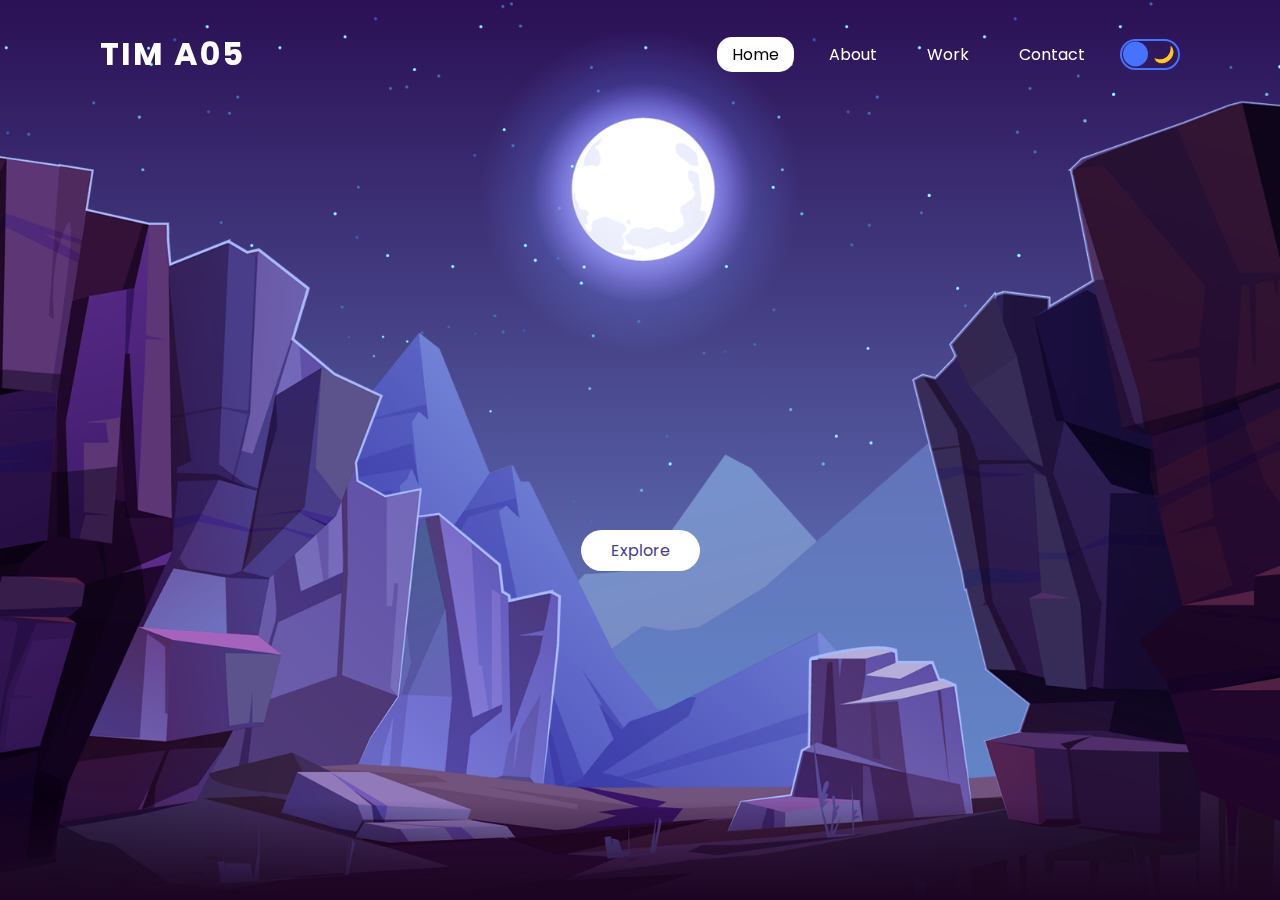
<file: fauzan/Header_Hompage.html>
<!DOCTYPE html>
<html lang="en">
	<head>
		<meta charset="utf-8">
		<meta name="viewport" content="width=device-width, initial-scale=1">
		<title>TIM A05</title>
		<link rel="stylesheet" type="text/css" href="stylesheet/style.css">
	</head>
	<body>
		<header>  
	    	<a href="#" class="logo">TIM A05</a>
	    	<ul>
	    		<li><a href="#" class="active">Home</a></li>
	    		<li><a href="#">About</a></li>
	    		<li><a href="#">Work</a></li>
	    		<li><a href="#">Contact</a></li>
	    		<li><label for="checkbox" class="toggler"><input type="checkbox" id="checkbox"><span class="ball"></span>
	    		<i class="ri-sun-line sun">☀</i>
    			<i class="ri-moon-line moon">🌙</i>
  				</label></li>
	    	</ul>
	    </header>
	    <section>
	    	<img src="foto/stars.png" id="stars">
	    	<img src="foto/moon.png" id="moon">
	    	<img src="foto/mountains_behind.png" id="mountains_behind">
	    	<h2 id="text">Tim A05 Solid</h2>
	    	<a href="#sec" id="btn">Explore</a>
	    	<img src="foto/mountains_front.png" id="mountains_front">
	    </section>
	    <script type="text/javascript">
	    	let stars = document.getElementById('stars');
	    	let moon = document.getElementById('moon');
	    	let mountains_behind = document.getElementById('mountains_behind');
	    	let text = document.getElementById('text');
	    	let btn = document.getElementById('btn');
	    	let mountains_front = document.getElementById('mountains_front');
	    	let header = document.querySelector('header')
	    	window.addEventListener('scroll', function(){
	    		let value = window.scrollY;
	    		stars.style.left = value * 0.25 + 'px';
	    		moon.style.top = value * 6 + 'px';
	    		mountains_behind.style.top = value * 0.5 + 'px';
	    		mountains_front.style.top = value * 0 + 'px';
	    		text.style.marginRight = value * 3 + 'px';
	    		text.style.marginTop = value * 1.5 + 'px';
	    		btn.style.marginTop = value * 1.5 + 'px';
	    		header.style.Top = value * 1.5 + 'px';
	    	})
	    </script>
	</body>
</html>
</file>
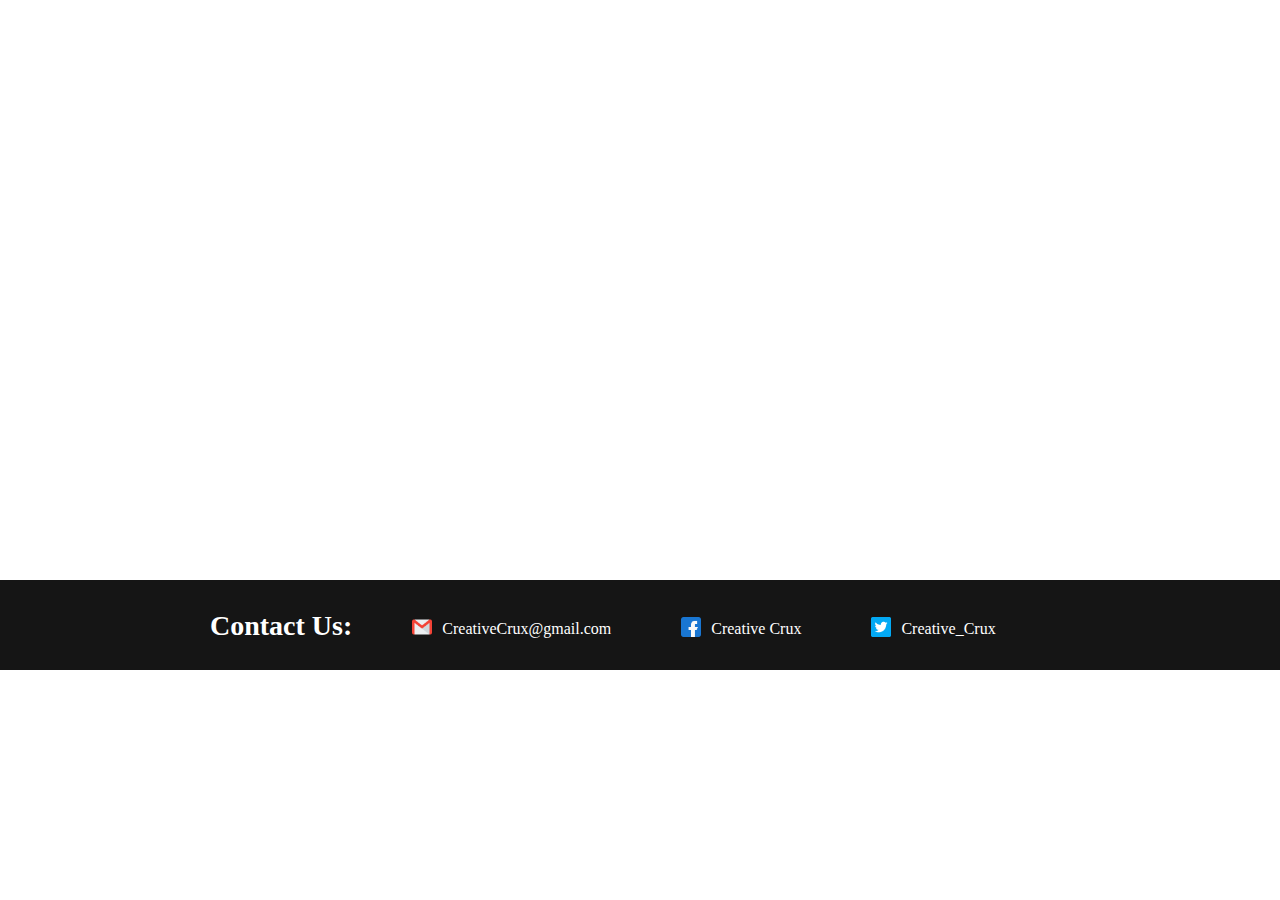
<file: ijlal/footer.html>
<!DOCTYPE html>
<html>
    <head>
        <link rel="stylesheet" href="footer/footer.css">
        <link rel="stylesheet" href="footer/footer_responsive.css">
        <meta name="viewport" content="width=device-width, initial-scale=1.0">
        <meta charset="utf-8">
    </head>
    <body>
        <footer>
            <div class="footer" id="contact">
                <h3>Contact Us:</h3>
                <div class="sosial">
                    <a href="#"><img src="footer/foto/gmail.png"></a>
                    <a class="Smedia" href="#">CreativeCrux@gmail.com</a>
                </div>
                <div class="sosial">
                    <a href="#"><img src="footer/foto/facebook.png"></a>
                    <a class="Smedia" href="#">Creative Crux</a>
                </div>
                <div class="sosial">
                    <a href="#"><img src="footer/foto/twitter.png"></a>
                    <a class="Smedia" href="#">Creative_Crux</a>
                </div>
            </div>
        </footer>
    </body>
</html>
</file>
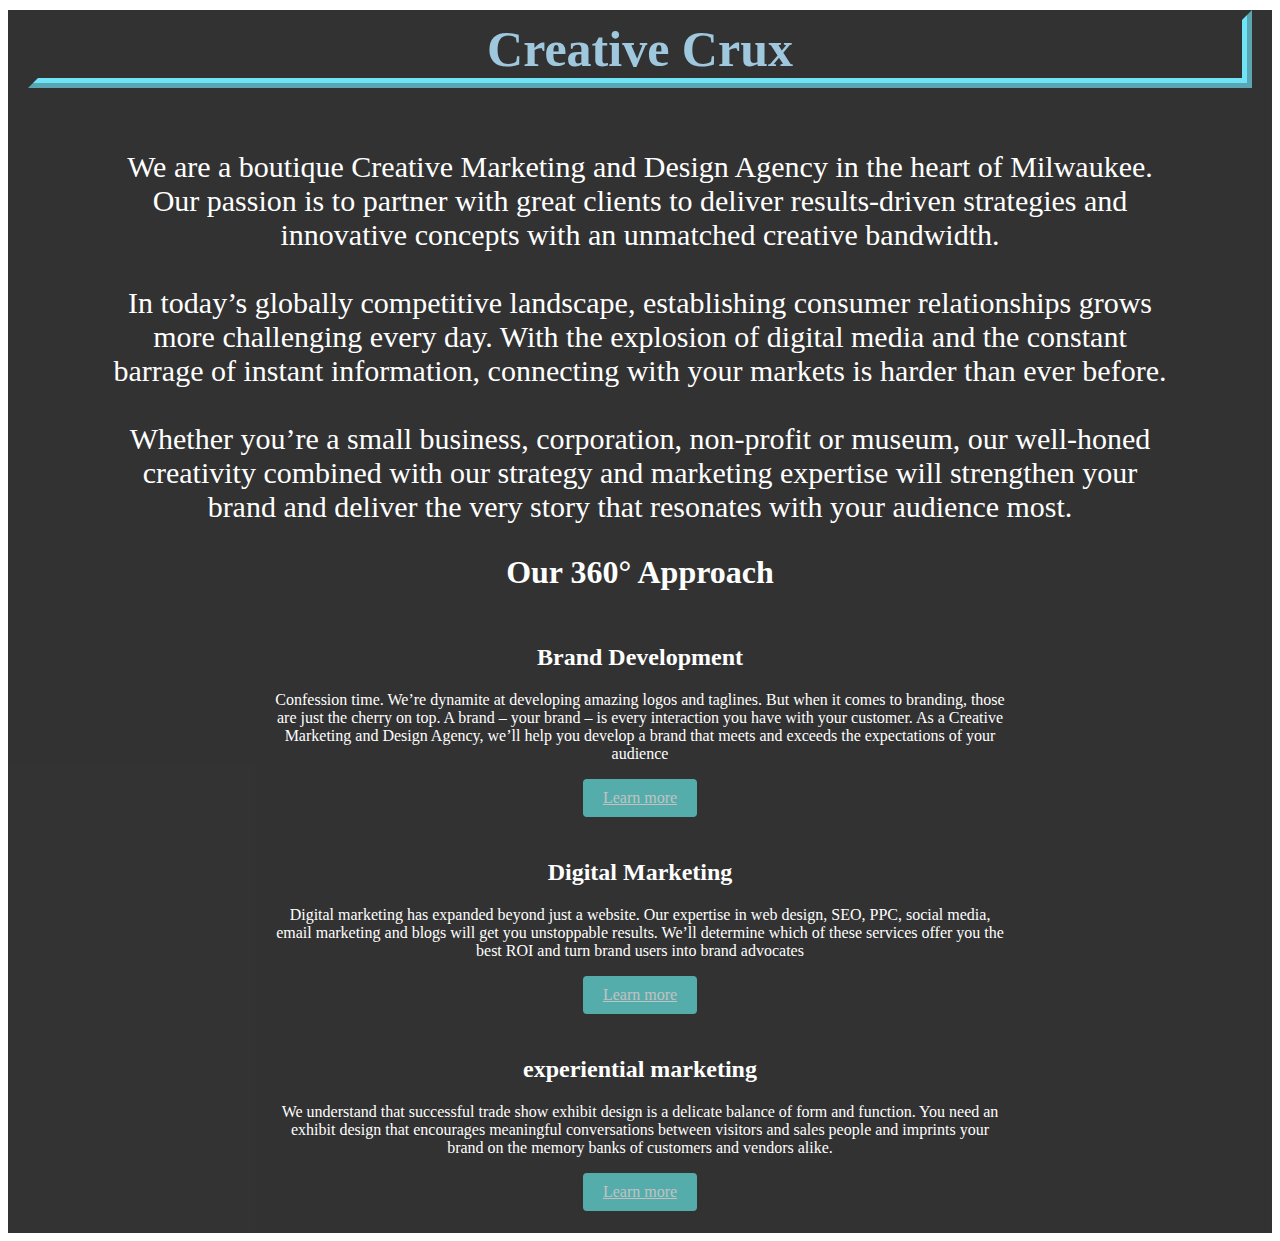
<file: zanuar/‫index.html>
<!DOCTYPE html>
<html>
<head>
	<meta charset="utf-8">
	<meta name="viewport" content="width=device-width, initial-scale=1.0">
	<title>tentang perusahaan</title>
	<link rel="stylesheet" type="text/css" href="stylesheet/style.css">
	<link rel="stylesheet" type="text/css" href="stylesheet/Respon.css">
</head>
<body>
<div class="container">
	<div class="Logo">
		<div class="l">
			<h1>Creative Crux</h1>
		</div>
	</div>
	<div class="text">
			<p> We are a boutique Creative Marketing and Design Agency in the heart of Milwaukee. Our passion is to partner with great clients to deliver results-driven strategies and innovative concepts with an unmatched creative bandwidth.
				<br>
				<br>
			In today’s globally competitive landscape, establishing consumer relationships grows more challenging every day. With the explosion of digital media and the constant barrage of instant information, connecting with your markets is harder than ever before.
				<br>
				<br>
			Whether you’re a small business, corporation, non-profit or museum, our well-honed creativity combined with our strategy and marketing expertise will strengthen your brand and deliver the very story that resonates with your audience most.
</p>
		</div>
	<div class="jasa">
		<h1>Our 360° Approach</h1>
	</div>	
	<div class="jasa-wrap">
		<div class="jasa-icon">
			<h2>Brand Development</h2>
			<p>Confession time. We’re dynamite at developing amazing logos and taglines. But when it comes to branding, those are just the cherry on top. A brand – your brand – is every interaction you have with your customer. As a Creative Marketing and Design Agency, we’ll help you develop a brand that meets and exceeds the expectations of your audience</p>
			<a href="#"> Learn more </a>

		</div>
		<div class="jasa-icon">
			<h2>Digital Marketing</h2>
			<p>Digital marketing has expanded beyond just a website. Our expertise in web design, SEO, PPC, social media, email marketing and blogs will get you unstoppable results. We’ll determine which of these services offer you the best ROI and turn brand users into brand advocates</p>
			<a href="#"> Learn more </a>
		</div>
		<div class="jasa-icon">
			<h2>experiential marketing</h2>
			<p>We understand that successful trade show exhibit design is a delicate balance of form and function. You need an exhibit design that encourages meaningful conversations between visitors and sales people and imprints your brand on the memory banks of customers and vendors alike.</p>
			<a href="#"> Learn more </a>
		</div>		
	</div>
	</div>
</body>
</html>
</file>
<file: fauzan/stylesheet/style.css>
@import url('https://fonts.googleapis.com/css?family=Poppins:300,400,500,600,700,800,900&display=swap');
*{
	margin: 0;
	padding: 0;
	box-sizing: border-box;
	font-family: 'Poppins', sans-serif;
	scroll-behavior: smooth;
}
body{
	min-height: 100vh;
	overflow-x: hidden;
	background: linear-gradient(#2b1055,#7597de);
}
header{
	position: absolute;
	
	top: 0;
	left: 0;
	width: 100%;
	padding: 30px 100px;
	display: flex;
	justify-content: space-between;
	align-items: center;
	z-index: 10000;
}
header .logo{
	color: #fff;
	font-weight: 700;
	text-decoration: none;
	font-size: 2em;
	text-transform: uppercase;
	letter-spacing: 2px;
}
header ul{
	display: flex;
	justify-content: center;
	align-items: center;
}
header ul li{
	list-style: none;
	margin-left: 20px;
}
header ul li a{
	text-decoration: none;
	padding: 6px 15px;
	color: #fff;
	border-radius: 15px;
}
header ul li a:hover,
header ul li a.active{
	background: #fff;
	color: black;
}
#checkbox {
    display: none;
}
.toggler {
    display: block;
    width: 60px;
    height: 31px;
    border: 2px solid #4672fe;
    border-radius: 30px;
    position: relative;
    cursor: pointer;
}
.ball,
.sun,
.moon {
    position: absolute;
    top: 50%;
    transform: translateY(-50%);
}
.ball {
    display: inline-block;
    width: 25px;
    height: 25px;
    background-color: #4672fe;
    border-radius: 50%;
    left: 1px;
    z-index: 10;
    transition: transform 
    .5s ease-in-out;
}

.sun {
    left: 5px;
    color: white;
}
.moon {
    right: 5px;
    color: white;
}
#checkbox:checked + .ball {
    transform: 
    translate(29px, -50%);
} 
section{
	position: relative;
	width: 100%;
	height: 100vh;
	padding: 100px;
	display: flex;
	justify-content: center;
	align-items: center;
	overflow: hidden;
}
section:before{
	content: '';
	position: absolute;
	bottom: 0;
	width: 100%;
	height: 100px;
	background: linear-gradient(to top, #1c0522,transparent);
	z-index: 1000;
}
section img{
	position: absolute;
	top: 0;
	left: 0;
	width: 100%;
	height: 100%;
	object-fit: cover;
	pointer-events: none;
}
section img#moon{
	mix-blend-mode: screen;
}
section img#mountains_front{
	z-index: 10;
}
#text{
	position: absolute;
	right: -350px;
	color: white;
	white-space: nowrap;
	font-size: 7.5vw;
	z-index: 9;
	
}
#btn{
	text-decoration: none;
	display: inline-block;
	padding: 8px 30px;
	border-radius: 40px;
	background: white;
	color: darkslateblue;
	font-size: 1em;
	z-index: 9;
	transform: translateY(100px);
}


@media all and (max-width: 1000px){
	header{
		position: absolute;
		
		top: 0;
		left: 0;
		width: 100%;
		padding: 30px 100px;
		display: flex;
		justify-content: space-between;
		align-items: center;
		z-index: 10000;
	}
	header .logo{
		color: ghostwhite;
		font-weight: 700;
		text-decoration: none;
		font-size: 1.5em;
		text-transform: uppercase;
		letter-spacing: 2px;
	}
	
	header ul li{
		list-style: none;
		margin-left: 8px;
	}
	section{
	position: relative;
	width: 100%;
	height: 100vh;
	padding: 100px;
	display: flex;
	justify-content: center;
	align-items: center;
	overflow: hidden;
	}
	section:before{
		content: '';
		position: absolute;
		bottom: 0;
		width: 100%;
		height: 100px;
		background: linear-gradient(to top, #1c0522,transparent);
		z-index: 1000;
	}
	section img{
		position: absolute;
		top: 0;
		left: 0;
		width: 100%;
		height: 100%;
		object-fit: cover;
		pointer-events: none;
	}
	section img#moon{
		mix-blend-mode: screen;
	}
	section img#mountains_front{
		z-index: 10;
		size: 100%;
	}

}



@media all and (max-width: 550px){
	body{
		display: block;
		width: auto;
		min-height: 100vh;
		overflow-x: hidden;
		background: linear-gradient(#2b1055,#7597de);
	}
	header{
		position: absolute;
		top: 0;
		left: 13%;
		width: 70% !important;
		padding: 30px 100px;
		display: block;
		justify-content: space-between;
		align-items: center;
		z-index: 10000;
	}
	header ul li{
		list-style: none;
		margin-right: -10px;
		font-size: 50%;
	}
	header .logo{
		color: #fff;
		font-weight: 700;
		text-decoration: none;
		font-size: 2em;
		text-transform: uppercase;
		letter-spacing: 2px;
		text-align: flex;
	}
	section img#moon{
		mix-blend-mode: screen;
	}
	section img#mountains_front{
		z-index: 10;
		size: auto;
	}
	#btn{
		font-size: 1em;
	}
}
</file>
<file: ijlal/footer/footer.css>
body{
    margin: 0 auto;
}

.footer{
    margin-top: 580px;
    display: block;
    width: 100%;
    padding-top: 25px;
    padding-bottom: 50px;
    background-color: #151515;
    color: white;
}

.footer h3{
    float: left;
    font-size: 28px;
    margin-left: 210px;
    margin-right: 60px;
    margin-top: 5px;
}

.sosial {
    margin-top: 15px;
}   

.sosial img{
    width: 20px;
    height: 20px;
    float: left;
    margin-right: 10px;
    margin-top: -3px;
}

.Smedia{
    float: left;
    margin-right: 70px;
    text-decoration: none;
    color: white;
    line-height: 23px;
    cursor: pointer;
    margin-top: -3px;
}

.Smedia:active{
    color: grey;
}
</file>
<file: ijlal/footer/footer_responsive.css>
@media all and (max-width: 1000px){
    /* footer */
    .footer{
        margin-top: 950px;
    }

    .footer h3{
        font-size: 20px;
        margin-left: 50px;
        margin-right: 40px;
    }

    .sosial{
        margin-top: 8px;
    }

    .sosial img{
        width: 15px;
        height: 15px;
    }

    .Smedia{
        font-size: 13px;
        margin-right: 45px;
        margin-top: -3px;
    }
}

@media all and (max-width: 670px){
    /* footer */
    .footer{
        margin-top: 600px;
    }

    .footer h3{
        font-size: 25px;
        margin-left: 25px;
        margin-right: 35px;
    }

    .sosial{
        margin-top: 8px;
    }

    .sosial img{
        width: 25px;
        height: 25px;
        margin-right: 30px;
        margin-top: -3px;  
    }

    .Smedia{
        display: none;
    }
}
</file>
<file: zanuar/stylesheet/style.css>
.container{
	width: 100%;
	background-color: #000000;
	opacity: 0.8;
	padding-bottom: 10px;
}

.Logo{
	height: 70px;
	text-align: center;
	padding-bottom: 10px;


}
.l h1{
	color: #88BBD6;
	font-family: cursive;
	border-right: 10px ridge #4CDEF5;
	border-bottom: 10px ridge #4CDEF5;
	border-top: 10px solid #000000;
	border-left: 10px solid #000000;
	margin: 10px 20px;
	font-size: 50px;

}
.text{
	text-align: center;
	color: white;
	font-size: 30px;
	margin: 0 100px;
	padding-top: 30px;
}
.text p{
		font-family: serif;
}
.jasa{
	text-align: center;
	color: white;
	font-family: fantasy;
}
.jasa-wrap{
	color: white;
	background-color: #000000;
	text-align: center;
	border: 1px solid #000000;
	margin: 0 20%;
}
.jasa-icon a{
  padding: 10px 20px;
  color: white;
  display: inline-block;
  opacity: 0.7;
  border-radius: 4px;
  background-color: #3DDAD7;
}
.jasa-icon{
	text-align: center;
	border: 1px solid #000000;
	padding: 10px;
}
.jasa-icon a:hover{
	opacity: 1;
}
</file>
<file: zanuar/stylesheet/Respon.css>
@media all and (max-width: 1000px){
	.container{
		width: auto;
	}

	.l h1{
		font-size: 40px;
	}
  .text{
			font-size: 30px;
			margin: 0 50px;
			font-family: serif;
	}
	.jasa h1{
		font-size: 50px;
	}
	.jasa-wrap{
		margin: 5px;
	}
	.jasa-icon a{
  		padding: 18px 30px;
  		border-radius: 5px;
	}
	.jasa-icon h2{
		font-size: 33px;
	}
	.jasa-icon p{
		font-size: 28px;
	}
}


@media all and (max-width: 680px){
	.container{
		width: auto;
	}

	.l h1{
		font-size: 30px;
	}
  .text{
			font-size: 20px;
			margin: 0 50px;
	}
	.jasa h1{
		font-size: 30px;
	}
	.jasa-wrap{
		margin: 5px;
	}
	.jasa-icon a{
  		padding: 13px 27px;
  		border-radius: 5px;
	}
	.jasa-icon h2{
		font-size: 23px;
	}
	.jasa-icon p{
		font-size: 18px;
	}
}
</file>
